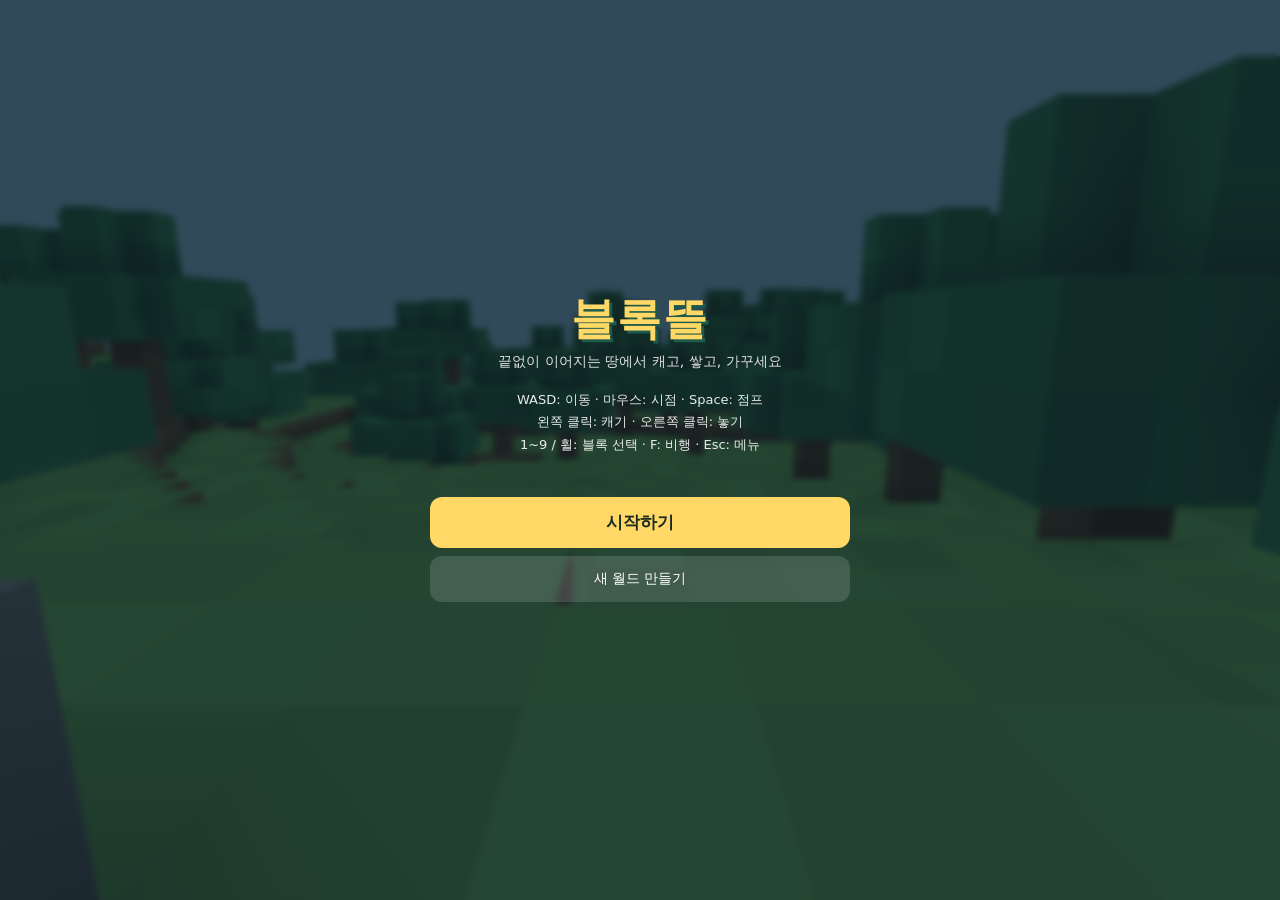
<file: blocks/index.html>
<!DOCTYPE html>
<html lang="ko">
<head>
<meta charset="utf-8">
<meta name="viewport" content="width=device-width, initial-scale=1, maximum-scale=1, user-scalable=no, viewport-fit=cover">
<meta name="theme-color" content="#16323a">
<meta name="mobile-web-app-capable" content="yes">
<title>블록뜰</title>
<link rel="manifest" href="manifest.json">
<link rel="icon" href="icon-192.png">
<style>
  * { box-sizing: border-box; -webkit-tap-highlight-color: transparent; }
  html, body { margin: 0; height: 100%; overflow: hidden; background: #16323a; overscroll-behavior: none;
    touch-action: none; user-select: none; -webkit-user-select: none; font-family: system-ui, "Noto Sans KR", sans-serif; color: #fff; }
  #c { position: fixed; inset: 0; width: 100%; height: 100%; display: block; touch-action: none; }
  #hud { position: fixed; inset: 0; pointer-events: none; }
  #hud > * { pointer-events: auto; }
  #cross { position: absolute; left: 50%; top: 50%; width: 18px; height: 18px; margin: -9px; pointer-events: none !important;
    background: linear-gradient(#fff, #fff) center/2px 100% no-repeat, linear-gradient(#fff, #fff) center/100% 2px no-repeat;
    mix-blend-mode: difference; opacity: .85; }
  .touch #cross { display: none; }
  #hotbar { position: absolute; left: 50%; bottom: calc(8px + env(safe-area-inset-bottom)); transform: translateX(-50%);
    display: flex; gap: 4px; max-width: calc(100vw - 16px); overflow-x: auto; padding: 5px; border-radius: 12px;
    background: rgba(12, 24, 30, .55); scrollbar-width: none; }
  #hotbar::-webkit-scrollbar { display: none; }
  .slot { flex: 0 0 auto; width: 46px; height: 52px; padding: 4px 0 0; border: 2px solid transparent; border-radius: 9px;
    background: rgba(255, 255, 255, .08); color: #fff; font: inherit; display: flex; flex-direction: column; align-items: center; gap: 2px; }
  .slot i { width: 26px; height: 26px; border-radius: 5px; box-shadow: inset -3px -4px 0 rgba(0, 0, 0, .22), inset 2px 2px 0 rgba(255, 255, 255, .25); }
  .slot span { font-size: 10px; line-height: 1; white-space: nowrap; }
  .slot.on { border-color: #ffd866; background: rgba(255, 216, 102, .22); }
  .btn { position: absolute; width: 62px; height: 62px; border-radius: 50%; border: 2px solid rgba(255, 255, 255, .5);
    background: rgba(12, 24, 30, .45); color: #fff; font-size: 26px; display: none; align-items: center; justify-content: center; padding: 0; }
  .btn.down, .btn.on { background: rgba(255, 216, 102, .45); border-color: #ffd866; }
  .touch .btn { display: flex; }
  #jump { right: calc(22px + env(safe-area-inset-right)); bottom: calc(92px + env(safe-area-inset-bottom)); }
  #down { right: calc(96px + env(safe-area-inset-right)); bottom: calc(92px + env(safe-area-inset-bottom)); }
  #fly { right: calc(22px + env(safe-area-inset-right)); bottom: calc(166px + env(safe-area-inset-bottom)); width: 50px; height: 50px; font-size: 20px; }
  #menu { display: flex; left: calc(10px + env(safe-area-inset-left)); top: calc(10px + env(safe-area-inset-top)); width: 44px; height: 44px; font-size: 20px; border-radius: 12px; }
  #stick { position: absolute; left: calc(22px + env(safe-area-inset-left)); bottom: calc(86px + env(safe-area-inset-bottom));
    width: 132px; height: 132px; border-radius: 50%; border: 2px solid rgba(255, 255, 255, .4); background: rgba(12, 24, 30, .35); display: none; }
  .touch #stick { display: block; }
  #knob { position: absolute; left: 50%; top: 50%; width: 54px; height: 54px; margin: -27px; border-radius: 50%; background: rgba(255, 255, 255, .6); pointer-events: none; }
  #overlay { position: fixed; inset: 0; display: flex; align-items: center; justify-content: center; padding: 16px;
    background: rgba(10, 26, 32, .72); backdrop-filter: blur(3px); }
  #panel { width: min(420px, 100%); text-align: center; }
  h1 { margin: 0 0 4px; font-size: 44px; letter-spacing: 2px; color: #ffd866; text-shadow: 3px 3px 0 #1d5a4c; }
  #sub { margin: 0 0 18px; opacity: .85; font-size: 14px; }
  #help { margin: 0 0 20px; font-size: 13px; line-height: 1.7; opacity: .9; }
  #msg { color: #ff9c8a; font-size: 13px; min-height: 1em; margin: 0 0 8px; }
  #panel button { display: block; width: 100%; margin: 8px 0; padding: 14px; border: 0; border-radius: 12px; font: inherit; font-size: 17px; font-weight: 700; }
  #start { background: #ffd866; color: #1c2b22; }
  #start:disabled { opacity: .4; }
  #reset { background: rgba(255, 255, 255, .14); color: #fff; font-weight: 500 !important; font-size: 14px !important; }
</style>
</head>
<body>
<canvas id="c"></canvas>
<div id="hud">
  <div id="cross"></div>
  <button id="menu" class="btn" aria-label="메뉴">☰</button>
  <div id="stick"><div id="knob"></div></div>
  <button id="fly" class="btn" aria-label="비행 모드">✈</button>
  <button id="down" class="btn" aria-label="내려가기">⤓</button>
  <button id="jump" class="btn" aria-label="점프">⤒</button>
  <div id="hotbar"></div>
</div>
<div id="overlay">
  <div id="panel">
    <h1>블록뜰</h1>
    <p id="sub">끝없이 이어지는 땅에서 캐고, 쌓고, 가꾸세요</p>
    <p id="help"></p>
    <p id="msg"></p>
    <button id="start">시작하기</button>
    <button id="reset">새 월드 만들기</button>
  </div>
</div>
<script src="game.js"></script>
</body>
</html>
</file>
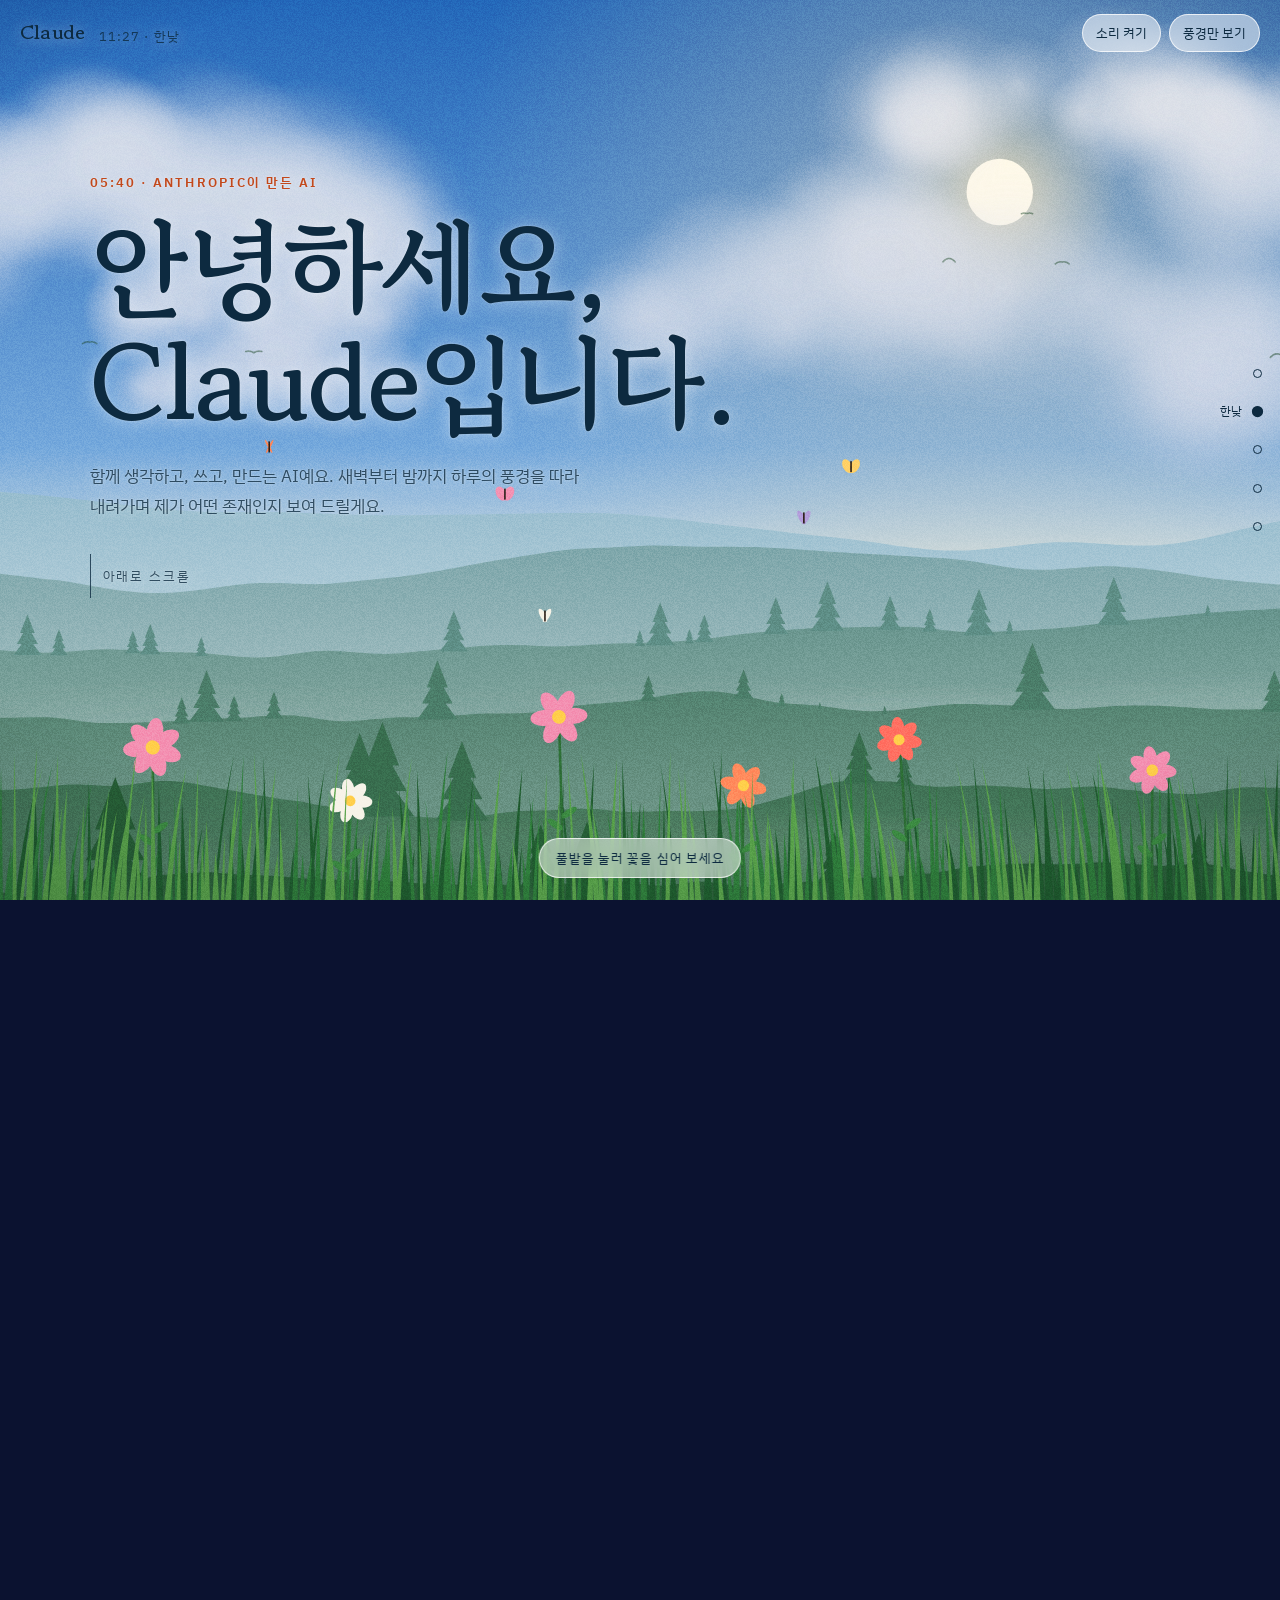
<file: claude/index.html>
<!DOCTYPE html>
<html lang="ko">
<head>
<meta charset="UTF-8">
<meta name="viewport" content="width=device-width, initial-scale=1.0, viewport-fit=cover">
<!--PAGE-->
<title>Claude의 하루</title>
<meta name="claude:viewport-fit-sides" content="cover">
<meta name="description" content="새벽부터 밤까지, 코드로 그린 풍경을 따라 걸으며 만나는 Claude 소개.">
<link rel="canonical" href="https://yangjaehoo10-boop.github.io/plant-growth-app/claude/">
<meta property="og:type" content="website">
<meta property="og:locale" content="ko_KR">
<meta property="og:title" content="Claude의 하루">
<meta property="og:description" content="새벽부터 밤까지, 코드로 그린 풍경을 따라 걸으며 만나는 Claude 소개.">
<meta property="og:url" content="https://yangjaehoo10-boop.github.io/plant-growth-app/claude/">
<meta name="twitter:card" content="summary">
<link rel="icon" href="data:image/svg+xml,<svg xmlns=%22http://www.w3.org/2000/svg%22 viewBox=%220 0 100 100%22><circle cx=%2250%22 cy=%2250%22 r=%2250%22 fill=%22%23131a42%22/><path d=%22M0 78 L28 50 L46 66 L66 40 L100 74 V100 H0Z%22 fill=%22%23f8b78c%22/><circle cx=%2264%22 cy=%2232%22 r=%229%22 fill=%22%23fff1d2%22/></svg>">
<link rel="preconnect" href="https://fonts.googleapis.com">
<link rel="preconnect" href="https://fonts.gstatic.com" crossorigin>
<link rel="stylesheet" href="https://fonts.googleapis.com/css2?family=Gowun+Batang:wght@400;700&family=IBM+Plex+Sans+KR:wght@400;500;600&display=swap">
<style>
/* Layout: one fixed painted world behind the page; scrolling moves the clock from dawn to night,
   and short text panels drift over the sky while the lower third stays free for play. */
:root {
  color-scheme: dark;
  --night: #0b1230;          /* ground behind the canvas */
  --ink: #fdf8ef;            /* text on dusk and night skies */
  --ink-soft: rgba(253, 248, 239, .78);
  --ink-shadow: rgba(8, 10, 30, .55);
  --glass: rgba(14, 18, 44, .42);
  --glass-line: rgba(255, 255, 255, .2);
  --ember: #ff9a62;          /* sunrise accent */
  --focus: #ffd9a0;
  --display: "Gowun Batang", "Nanum Myeongjo", "Apple SD Gothic Neo", Georgia, serif;
  --body: "IBM Plex Sans KR", "Apple SD Gothic Neo", "Malgun Gothic", system-ui, sans-serif;
  --gutter-l: max(20px, env(safe-area-inset-left, 0px));
  --gutter-r: max(20px, env(safe-area-inset-right, 0px));
}
body[data-tone="day"] {
  --ink: #0d2a40;
  --ink-soft: rgba(13, 42, 64, .8);
  --ink-shadow: rgba(255, 255, 255, .5);
  --glass: rgba(255, 255, 255, .5);
  --glass-line: rgba(255, 255, 255, .75);
  --ember: #c2481b;
  --focus: #0d2a40;
}
* { box-sizing: border-box; }
html { scroll-behavior: auto; }
body {
  margin: 0;
  background: var(--night);
  color: var(--ink);
  font-family: var(--body);
  font-size: 16px;
  line-height: 1.7;
  -webkit-font-smoothing: antialiased;
  overflow-x: hidden;
  word-break: keep-all;
  overflow-wrap: break-word;
  transition: color .6s;
}
#track { height: 1140vh; }
#world, .grain { position: fixed; inset: 0; width: 100%; height: 100%; }
#world { display: block; touch-action: pan-y; }
.grain { pointer-events: none; mix-blend-mode: overlay; opacity: .09; background-size: 180px 180px; }
.vignette { position: fixed; inset: 0; pointer-events: none;
  background: radial-gradient(120% 90% at 50% 45%, transparent 55%, rgba(5, 6, 20, .38) 100%); }

button { font: inherit; color: inherit; background: none; border: 0; cursor: pointer; }
a { color: inherit; }
:focus-visible { outline: 2px solid var(--focus); outline-offset: 3px; border-radius: 6px; }

/* top bar */
.top {
  position: fixed; inset: 0 0 auto 0; z-index: 5;
  display: flex; align-items: center; justify-content: space-between; gap: 12px;
  padding: calc(14px + env(safe-area-inset-top, 0px)) var(--gutter-r) 10px var(--gutter-l);
  text-shadow: 0 1px 14px var(--ink-shadow);
}
.brand { display: flex; align-items: baseline; gap: 14px; min-width: 0; }
.brand b { font-family: var(--display); font-size: 20px; letter-spacing: .01em; }
.clock { font-size: 13px; letter-spacing: .08em; color: var(--ink-soft); font-variant-numeric: tabular-nums; white-space: nowrap; }
.tools { display: flex; gap: 8px; }
.tool {
  font-size: 13px; padding: 7px 13px; border-radius: 999px;
  border: 1px solid var(--glass-line); background: var(--glass);
  -webkit-backdrop-filter: blur(10px); backdrop-filter: blur(10px);
  white-space: nowrap; transition: background .3s, border-color .3s;
}
.tool[aria-pressed="true"] { background: var(--ink); color: var(--night); border-color: var(--ink); }
body[data-tone="day"] .tool[aria-pressed="true"] { color: #fff; }

/* chapter dots */
.dots {
  position: fixed; z-index: 5; top: 50%; right: max(14px, env(safe-area-inset-right, 0px));
  transform: translateY(-50%); display: flex; flex-direction: column; gap: 6px; align-items: flex-end;
}
.dot { display: flex; align-items: center; gap: 10px; padding: 6px 4px; font-size: 12px; letter-spacing: .06em; text-shadow: 0 1px 10px var(--ink-shadow); }
.dot span { opacity: 0; transform: translateX(6px); transition: opacity .3s, transform .3s; }
.dot i { width: 9px; height: 9px; border-radius: 50%; border: 1.5px solid var(--ink); transition: background .3s, transform .3s; }
.dot:hover span, .dot:focus-visible span, .dot.on span { opacity: 1; transform: none; }
.dot.on i { background: var(--ink); transform: scale(1.25); }

/* panels */
.panel {
  position: fixed; z-index: 3; inset: 0;
  padding: calc(92px + env(safe-area-inset-top, 0px)) var(--gutter-r) 90px var(--gutter-l);
  display: flex; pointer-events: none;
  opacity: 0; visibility: hidden; will-change: opacity, transform;
  text-shadow: 0 1px 18px var(--ink-shadow), 0 0 2px var(--ink-shadow);
}
.panel.first { opacity: 1; visibility: visible; }
.panel > .in { pointer-events: auto; min-width: 0; }
body.bare .panel, body.bare .dots { opacity: 0 !important; visibility: hidden !important; }
.eyebrow { font-size: 13px; letter-spacing: .16em; color: var(--ember); font-weight: 600; margin: 0 0 14px; font-variant-numeric: tabular-nums; }
h1, h2 { font-family: var(--display); font-weight: 700; margin: 0; text-wrap: balance; letter-spacing: -.01em; }
h1 { font-size: clamp(46px, 8.4vw, 118px); line-height: 1.08; }
h2 { font-size: clamp(30px, 4.2vw, 54px); line-height: 1.2; }
.lead { font-size: clamp(16px, 1.35vw, 19px); color: var(--ink-soft); max-width: 31em; margin: 22px 0 0; }

.p-hero { align-items: flex-start; padding-left: max(var(--gutter-l), 7vw); padding-top: 19vh; }
.cue { margin-top: 34px; display: inline-flex; align-items: center; gap: 12px; font-size: 13px; letter-spacing: .14em; color: var(--ink-soft); }
.cue::before { content: ""; width: 1px; height: 44px; background: currentColor; transform-origin: top; animation: drip 2.4s ease-in-out infinite; }
@keyframes drip { 0% { transform: scaleY(0); } 55% { transform: scaleY(1); opacity: 1; } 100% { transform: scaleY(1); opacity: 0; } }

.p-do { align-items: flex-start; padding-left: max(var(--gutter-l), 7vw); }
.does { list-style: none; padding: 0; margin: 30px 0 0; display: grid; grid-template-columns: repeat(2, minmax(0, 1fr)); gap: 20px 34px; max-width: 600px; }
.does li { border-top: 1px solid var(--ink); padding-top: 10px; }
.does b, .vals b { display: block; font-family: var(--display); font-size: 21px; }
.does span, .vals span { display: block; font-size: 14.5px; color: var(--ink-soft); line-height: 1.6; }

.p-chat { align-items: flex-start; justify-content: flex-end; padding-right: max(var(--gutter-r), 9vw); }
.chat {
  width: min(460px, 100%); border-radius: 22px; padding: 22px;
  background: var(--glass); border: 1px solid var(--glass-line);
  -webkit-backdrop-filter: blur(18px) saturate(1.2); backdrop-filter: blur(18px) saturate(1.2);
  text-shadow: none; box-shadow: 0 24px 60px -30px rgba(10, 30, 50, .5);
}
.chat h2 { font-size: 26px; }
.chat .note { font-size: 12.5px; color: var(--ink-soft); margin: 6px 0 0; }
.log { min-height: 168px; margin: 16px 0; display: flex; flex-direction: column; gap: 10px; justify-content: flex-end; }
.msg { max-width: 92%; padding: 10px 14px; border-radius: 16px; font-size: 15px; line-height: 1.65; white-space: pre-line; }
.msg.me { align-self: flex-end; background: var(--ink); color: #fff; border-bottom-right-radius: 5px; }
body:not([data-tone="day"]) .msg.me { color: var(--night); }
.msg.ai { align-self: flex-start; background: rgba(255, 255, 255, .5); border-bottom-left-radius: 5px; }
body:not([data-tone="day"]) .msg.ai { background: rgba(255, 255, 255, .12); }
.msg.ai.typing::after { content: ""; display: inline-block; width: 7px; height: 1em; margin-left: 2px; vertical-align: -2px; background: var(--ember); animation: blink 1s steps(2) infinite; }
@keyframes blink { 50% { opacity: 0; } }
.chips { display: flex; flex-wrap: wrap; gap: 8px; }
.chip { font-size: 14px; padding: 7px 14px; border-radius: 999px; border: 1px solid var(--ink); transition: background .25s, color .25s; }
.chip:hover:not(:disabled) { background: var(--ink); color: #fff; }
body:not([data-tone="day"]) .chip:hover:not(:disabled) { color: var(--night); }
.chip:disabled { opacity: .45; cursor: default; }

.p-vals { align-items: flex-start; justify-content: center; text-align: center; }
.p-vals .lead { margin-inline: auto; }
.vals { list-style: none; padding: 0; margin: 30px auto 0; display: grid; grid-template-columns: repeat(4, minmax(0, 1fr)); gap: 22px 30px; max-width: 980px; }
.vals li { border-top: 1px solid var(--glass-line); padding-top: 12px; }

.p-night { align-items: flex-end; padding-left: max(var(--gutter-l), 6vw); padding-bottom: 92px; }
.p-night .in { max-width: 400px; }
.p-night h2 { font-size: clamp(26px, 3vw, 38px); }
.p-night .lead { font-size: 15px; margin-top: 12px; }
.found { list-style: none; padding: 0; margin: 14px 0 0; font-size: 14px; display: grid; gap: 3px; }
.found li { color: var(--ink-soft); opacity: .5; }
.found li.got { opacity: 1; color: var(--ink); }
.found li b { font-family: var(--display); margin-right: 8px; color: var(--ember); }
.count { font-size: 13px; letter-spacing: .14em; margin-top: 12px; color: var(--ember); font-variant-numeric: tabular-nums; }

.p-end { align-items: flex-start; padding-left: max(var(--gutter-l), 7vw); padding-top: 17vh; }
.ways { display: flex; flex-wrap: wrap; gap: 12px; margin: 28px 0 0; padding: 0; list-style: none; }
.ways a {
  display: block; text-decoration: none; padding: 13px 20px; border-radius: 16px;
  border: 1px solid var(--glass-line); background: var(--glass);
  -webkit-backdrop-filter: blur(12px); backdrop-filter: blur(12px);
  transition: transform .25s, background .25s; text-shadow: none;
}
.ways a:hover { transform: translateY(-3px); background: rgba(255, 255, 255, .2); }
.ways b { display: block; font-family: var(--display); font-size: 19px; }
.ways span { font-size: 13px; color: var(--ink-soft); }
.fine { font-size: 12.5px; color: var(--ink-soft); margin: 26px 0 0; max-width: 34em; }
.again { margin-top: 14px; font-size: 14px; text-decoration: underline; text-underline-offset: 4px; padding: 4px 0; }

.hint {
  position: fixed; z-index: 4; left: 50%; bottom: calc(22px + env(safe-area-inset-bottom, 0px));
  transform: translateX(-50%); width: max-content; max-width: calc(100% - 40px); text-align: center;
  font-size: 13px; letter-spacing: .06em; padding: 8px 16px; border-radius: 999px;
  background: var(--glass); border: 1px solid var(--glass-line);
  -webkit-backdrop-filter: blur(10px); backdrop-filter: blur(10px);
  pointer-events: none; opacity: 0; transition: opacity .6s;
}
.hint.show { opacity: 1; }

@media (max-width: 760px) {
  .panel { padding-top: calc(78px + env(safe-area-inset-top, 0px)); padding-bottom: 76px; }
  .p-hero, .p-end { padding-top: 15vh; }
  .p-hero, .p-do, .p-end, .p-night { padding-left: var(--gutter-l); }
  .p-chat { padding-right: var(--gutter-r); justify-content: center; }
  .dots { display: none; }
  .tool .long { display: none; }
  .does { gap: 14px 18px; margin-top: 20px; }
  .does b, .vals b { font-size: 18px; }
  .does span, .vals span { font-size: 13.5px; }
  .vals { grid-template-columns: repeat(2, minmax(0, 1fr)); gap: 14px 18px; margin-top: 20px; }
  .p-vals { text-align: left; justify-content: flex-start; }
  .lead { margin-top: 14px; }
  .chat { padding: 16px; }
  .log { min-height: 150px; }
  .p-night { padding-bottom: 78px; }
  .found li:not(.latest) { display: none; }
}
@media (prefers-reduced-motion: reduce) {
  .cue::before { animation: none; }
}
</style>

<canvas id="world" aria-hidden="true"></canvas>
<div class="grain" id="grain"></div>
<div class="vignette"></div>

<header class="top">
  <div class="brand"><b>Claude</b><span class="clock" id="clock">05:40 · 새벽</span></div>
  <div class="tools">
    <button class="tool" id="btnSound" type="button" aria-pressed="false">소리<span class="long"> 켜기</span></button>
    <button class="tool" id="btnBare" type="button" aria-pressed="false">풍경만<span class="long"> 보기</span></button>
  </div>
</header>

<nav class="dots" aria-label="하루의 장면">
  <button class="dot on" type="button" data-u="0"><span>새벽</span><i></i></button>
  <button class="dot" type="button" data-u="2.25"><span>한낮</span><i></i></button>
  <button class="dot" type="button" data-u="5.35"><span>노을</span><i></i></button>
  <button class="dot" type="button" data-u="7.55"><span>밤</span><i></i></button>
  <button class="dot" type="button" data-u="10.4"><span>다시 새벽</span><i></i></button>
</nav>

<main>
  <section class="panel p-hero first" data-a="-2" data-b="-1" data-c="0.45" data-d="0.85">
    <div class="in">
      <p class="eyebrow">05:40 · ANTHROPIC이 만든 AI</p>
      <h1>안녕하세요,<br>Claude입니다.</h1>
      <p class="lead">함께 생각하고, 쓰고, 만드는 AI예요. 새벽부터 밤까지 하루의 풍경을 따라 내려가며 제가 어떤 존재인지 보여 드릴게요.</p>
      <div class="cue">아래로 스크롤</div>
    </div>
  </section>

  <section class="panel p-do" data-a="1.85" data-b="2.15" data-c="2.8" data-d="3.05">
    <div class="in">
      <p class="eyebrow">12:30 · 한낮의 초원</p>
      <h2>낮에는 함께<br>일을 합니다</h2>
      <ul class="does">
        <li><b>쓰기</b><span>초안을 잡고, 문장을 다듬고, 긴 글을 요약합니다.</span></li>
        <li><b>코딩</b><span>코드를 읽고, 버그를 찾고, 처음부터 만듭니다.</span></li>
        <li><b>분석</b><span>문서와 표, 이미지를 읽고 핵심을 정리합니다.</span></li>
        <li><b>배움</b><span>어려운 개념을 눈높이에 맞춰 풀어 설명합니다.</span></li>
      </ul>
    </div>
  </section>

  <section class="panel p-chat" data-a="3.05" data-b="3.3" data-c="3.85" data-d="4.1">
    <div class="in chat">
      <h2>말을 걸어 보세요</h2>
      <p class="note">예시로 미리 써 둔 답변이에요. 진짜 대화는 claude.ai에서 할 수 있어요.</p>
      <div class="log" id="log" aria-live="polite">
        <div class="msg ai">무엇이든 물어보세요. 아래 질문 중 하나를 골라 주세요.</div>
      </div>
      <div class="chips" id="chips">
        <button class="chip" type="button" data-q="0">넌 누구야?</button>
        <button class="chip" type="button" data-q="1">뭘 잘해?</button>
        <button class="chip" type="button" data-q="2">틀릴 때도 있어?</button>
        <button class="chip" type="button" data-q="3">시 한 줄 써 줘</button>
      </div>
    </div>
  </section>

  <section class="panel p-vals" data-a="5.0" data-b="5.3" data-c="6.0" data-d="6.3">
    <div class="in">
      <p class="eyebrow">18:50 · 노을 진 호수</p>
      <h2>어떤 마음으로 일하느냐도<br>중요합니다</h2>
      <ul class="vals">
        <li><b>정직하게</b><span>모르는 것은 모른다고 말합니다.</span></li>
        <li><b>신중하게</b><span>해가 될 수 있는 일 앞에서는 멈춰 생각합니다.</span></li>
        <li><b>호기심으로</b><span>어떤 주제든 진심으로 궁금해하며 듣습니다.</span></li>
        <li><b>당신 편에서</b><span>듣기 좋은 말보다 도움이 되는 말을 고릅니다.</span></li>
      </ul>
    </div>
  </section>

  <section class="panel p-night" data-a="7.2" data-b="7.5" data-c="8.7" data-d="8.95">
    <div class="in">
      <p class="eyebrow">23:40 · 별이 뜬 밤</p>
      <h2>흩어진 점을 이으면 이야기가 됩니다</h2>
      <p class="lead">저도 그렇게 일해요. 흩어진 정보를 이어 뜻을 만듭니다. 밤하늘에 숨은 별자리 다섯 개를 찾아보세요.</p>
      <ul class="found" id="found"></ul>
      <div class="count" id="count">별자리 0 / 5</div>
    </div>
  </section>

  <section class="panel p-end" data-a="9.5" data-b="9.85" data-c="99" data-d="100">
    <div class="in">
      <p class="eyebrow">05:40 · 다시, 새벽</p>
      <h2>내일도 여기 있을게요</h2>
      <p class="lead">저는 틀릴 수 있고, 사람을 대신할 수도 없어요. 다만 당신이 하려는 일을 조금 더 멀리, 조금 더 가볍게 가도록 도울 수 있습니다.</p>
      <ul class="ways">
        <li><a href="https://claude.ai" target="_blank" rel="noopener"><b>Claude 앱</b><span>웹 · 데스크톱 · 모바일에서 대화</span></a></li>
        <li><a href="https://claude.com/claude-code" target="_blank" rel="noopener"><b>Claude Code</b><span>터미널과 에디터에서 함께 코딩</span></a></li>
        <li><a href="https://platform.claude.com" target="_blank" rel="noopener"><b>API</b><span>내 서비스에 Claude 연결하기</span></a></li>
      </ul>
      <p class="fine">이 페이지의 풍경은 이미지 한 장 없이 전부 코드로 그렸습니다. Claude가 직접 만든 소개 페이지이며, Anthropic 공식 사이트는 아닙니다.</p>
      <button class="again" id="again" type="button">처음 새벽으로 돌아가기</button>
    </div>
  </section>
</main>

<div class="hint" id="hint"></div>
<div id="track"></div>

<script>
(() => {
'use strict';
const cv = document.getElementById('world'), ctx = cv.getContext('2d');
const reduce = matchMedia('(prefers-reduced-motion: reduce)').matches;
const TOTAL = 10.4;
const KF = [[1.2, 2.0], [4.3, 5.1], [6.5, 7.3], [8.8, 9.6]];

/* ---------- helpers ---------- */
const lerp = (a, b, t) => a + (b - a) * t;
const clamp = (v, a = 0, b = 1) => v < a ? a : v > b ? b : v;
const smooth = (a, b, v) => { const t = clamp((v - a) / (b - a)); return t * t * (3 - 2 * t); };
const hash = n => { const s = Math.sin(n * 127.1 + 311.7) * 43758.5453; return s - Math.floor(s); };
const noise = x => { const i = Math.floor(x), f = x - i, u = f * f * (3 - 2 * f); return lerp(hash(i), hash(i + 1), u); };
const fbm = x => noise(x) * .5 + noise(x * 2.03 + 11.3) * .27 + noise(x * 4.1 + 5.7) * .15 + noise(x * 8.3 + 2.1) * .08;
const hex = h => [parseInt(h.slice(1, 3), 16), parseInt(h.slice(3, 5), 16), parseInt(h.slice(5, 7), 16)];
const mix = (a, b, t) => [lerp(a[0], b[0], t), lerp(a[1], b[1], t), lerp(a[2], b[2], t)];
const rgb = (c, a = 1) => `rgba(${c[0] | 0},${c[1] | 0},${c[2] | 0},${a})`;
const rnd = (a = 1, b) => b === undefined ? Math.random() * a : a + Math.random() * (b - a);

/* ---------- scenes ---------- */
const RAW = [
  { name: '새벽', clock: 340, top: '#131a42', mid: '#5a4a84', bot: '#f8b78c', midPos: .48, far: '#8d86b3', near: '#141935',
    mist: '#f6c6aa', mistA: .6, sun: [.64, .565], sunC: '#fff1d2', glow: '#ff9c68', sunR: .042, moon: 0, stars: .3, cloud: .3,
    cloudA: '#ffd3ba', cloudB: '#a67fa6', base: [.64, .70, .77, .85, .93, 1.03], amp: [.30, .27, .22, .18, .15, .13],
    sharp: .85, forest: .55, water: 0, grass: 0, night: 0, fog: .9, birds: 1 },
  { name: '한낮', clock: 750, top: '#2676cf', mid: '#79b9ec', bot: '#e6f4f0', midPos: .5, far: '#8fc0cf', near: '#2a6a35',
    mist: '#eaf8ff', mistA: .35, sun: [.8, .15], sunC: '#fffcee', glow: '#fff3bf', sunR: .036, moon: 0, stars: 0, cloud: .95,
    cloudA: '#ffffff', cloudB: '#c5d9ee', base: [.66, .71, .77, .84, .92, 1.02], amp: [.13, .12, .11, .10, .09, .08],
    sharp: 0, forest: .2, water: 0, grass: 1, night: 0, fog: 0, birds: .5 },
  { name: '노을', clock: 1130, top: '#221a4c', mid: '#c0527a', bot: '#ffc56c', midPos: .58, far: '#9a5880', near: '#21132e',
    mist: '#ff9f78', mistA: .5, sun: [.5, .58], sunC: '#fff1c4', glow: '#ff7a3c', sunR: .052, moon: 0, stars: .12, cloud: .5,
    cloudA: '#ffb48c', cloudB: '#86477a', base: [.612, .617, .622, .628, .633, 1.1], amp: [.21, .16, .11, .065, .03, .1],
    sharp: .55, forest: .4, water: 1, grass: 0, night: 0, fog: .25, birds: .6 },
  { name: '밤', clock: 1420, top: '#030716', mid: '#0a1737', bot: '#1f3b68', midPos: .55, far: '#1a3058', near: '#03060f',
    mist: '#2f548a', mistA: .45, sun: [.3, 1.2], sunC: '#fff1d2', glow: '#ff9c68', sunR: .04, moon: 1, stars: 1, cloud: .07,
    cloudA: '#5a76a8', cloudB: '#17264a', base: [.68, .74, .80, .86, .93, 1.03], amp: [.20, .20, .18, .15, .13, .12],
    sharp: .6, forest: .75, water: 0, grass: 0, night: 1, fog: .3, birds: 0 },
  { name: '새벽', clock: 1780, top: '#1c2960', mid: '#b47393', bot: '#ffdcaa', midPos: .46, far: '#a595c0', near: '#1a2046',
    mist: '#ffd3ba', mistA: .65, sun: [.44, .5], sunC: '#fff6de', glow: '#ffab78', sunR: .046, moon: 0, stars: .08, cloud: .55,
    cloudA: '#ffe0c4', cloudB: '#c08aa4', base: [.63, .69, .76, .84, .92, 1.03], amp: [.27, .25, .21, .17, .14, .12],
    sharp: .8, forest: .5, water: 0, grass: 0, night: 0, fog: 1, birds: 1 }
];
const COLORS = ['top', 'mid', 'bot', 'far', 'near', 'mist', 'sunC', 'glow', 'cloudA', 'cloudB'];
const NUMS = ['clock', 'midPos', 'mistA', 'sunR', 'moon', 'stars', 'cloud', 'sharp', 'forest', 'water', 'grass', 'night', 'fog', 'birds'];
const S = RAW.map(r => { const o = { ...r }; COLORS.forEach(k => o[k] = hex(r[k])); return o; });
const P = {};
function blend(s) {
  const i = Math.min(S.length - 2, Math.floor(s)), t = clamp(s - i), A = S[i], B = S[i + 1];
  COLORS.forEach(k => P[k] = mix(A[k], B[k], t));
  NUMS.forEach(k => P[k] = lerp(A[k], B[k], t));
  P.sun = [lerp(A.sun[0], B.sun[0], t), lerp(A.sun[1], B.sun[1], t)];
  P.base = A.base.map((v, k) => lerp(v, B.base[k], t));
  P.amp = A.amp.map((v, k) => lerp(v, B.amp[k], t));
}

/* ---------- state ---------- */
let W = 0, H = 0, DPR = 1, T = 0, last = performance.now();
let u = 0, sT = 0, sE = 0, wx = 0;
const ptr = { x: .5, y: .5, sx: .5, sy: .5, px: -999, py: -999, on: false };
const FREQ = [1.0, 1.25, 1.5, 1.8, 2.1, 2.4], SPEED = [.1, .18, .3, .46, .68, 1];
const WATER_Y = .636;

/* ---------- prerendered pieces ---------- */
let starCv, cloudCv, cloudCtx, puffs = [], auroraCv, tw = [];
function makePuff(seed) {
  const c = document.createElement('canvas'); c.width = 512; c.height = 220;
  const g = c.getContext('2d');
  for (let i = 0; i < 22; i++) {
    const x = 70 + hash(seed + i) * 372, r = 34 + hash(seed + i * 3.3) * 58;
    const y = 150 - hash(seed + i * 7.7) * 60 * Math.sin((x - 70) / 372 * Math.PI) - r * .15;
    const gr = g.createRadialGradient(x, y, 0, x, y, r);
    gr.addColorStop(0, 'rgba(255,255,255,.55)'); gr.addColorStop(.6, 'rgba(255,255,255,.22)'); gr.addColorStop(1, 'rgba(255,255,255,0)');
    g.fillStyle = gr; g.beginPath(); g.arc(x, y, r, 0, 7); g.fill();
  }
  return c;
}
function buildStatic() {
  starCv = document.createElement('canvas'); starCv.width = Math.round(W * DPR); starCv.height = Math.round(H * .8 * DPR);
  const g = starCv.getContext('2d'); g.scale(DPR, DPR);
  // milky way
  g.save(); g.translate(W * .55, H * .3); g.rotate(-.5);
  for (let i = 0; i < 26; i++) {
    const x = (hash(i * 3.1) - .5) * W * 1.2, y = (hash(i * 5.3) - .5) * H * .12, r = H * (.08 + hash(i * 9.1) * .12);
    const gr = g.createRadialGradient(x, y, 0, x, y, r);
    gr.addColorStop(0, 'rgba(150,170,255,.07)'); gr.addColorStop(1, 'rgba(150,170,255,0)');
    g.fillStyle = gr; g.fillRect(x - r, y - r, r * 2, r * 2);
  }
  for (let i = 0; i < 700; i++) {
    const x = (Math.random() - .5) * W * 1.3, y = (Math.random() + Math.random() - 1) * H * .09;
    g.fillStyle = `rgba(235,240,255,${rnd(.15, .6)})`; g.fillRect(x, y, rnd(.5, 1.3), rnd(.5, 1.3));
  }
  g.restore();
  const n = Math.round(W * H / 1900);
  for (let i = 0; i < n; i++) {
    const x = Math.random() * W, y = Math.pow(Math.random(), 1.3) * H * .8, r = Math.random() < .08 ? rnd(1, 1.6) : rnd(.4, 1);
    g.fillStyle = `rgba(${rnd(220, 255) | 0},${rnd(225, 250) | 0},255,${rnd(.35, .95)})`;
    g.beginPath(); g.arc(x, y, r, 0, 7); g.fill();
  }
  tw = []; for (let i = 0; i < 46; i++) tw.push({ x: Math.random(), y: Math.random() * .6, r: rnd(1, 1.9), p: rnd(7), s: rnd(.8, 2.2) });
  cloudCv = document.createElement('canvas'); cloudCv.width = Math.ceil(W / 2); cloudCv.height = Math.ceil(H * .72 / 2);
  cloudCtx = cloudCv.getContext('2d');
}
function buildOnce() {
  puffs = [makePuff(1), makePuff(40), makePuff(90)];
  auroraCv = document.createElement('canvas'); auroraCv.width = 1; auroraCv.height = 128;
  const g = auroraCv.getContext('2d'), gr = g.createLinearGradient(0, 0, 0, 128);
  gr.addColorStop(0, 'rgba(150,110,255,0)'); gr.addColorStop(.25, 'rgba(130,140,255,.35)');
  gr.addColorStop(.6, 'rgba(90,255,190,.75)'); gr.addColorStop(.85, 'rgba(120,255,170,.3)'); gr.addColorStop(1, 'rgba(120,255,170,0)');
  g.fillStyle = gr; g.fillRect(0, 0, 1, 128);
  const n = document.createElement('canvas'); n.width = n.height = 180;
  const ng = n.getContext('2d'), id = ng.createImageData(180, 180);
  for (let i = 0; i < id.data.length; i += 4) { const v = Math.random() * 255; id.data[i] = id.data[i + 1] = id.data[i + 2] = v; id.data[i + 3] = 255; }
  ng.putImageData(id, 0, 0);
  document.getElementById('grain').style.backgroundImage = `url(${n.toDataURL()})`;
}

/* ---------- actors ---------- */
const clouds = Array.from({ length: 8 }, (_, i) => ({ x: hash(i * 2.7) * 1.6, y: .06 + hash(i * 4.9) * .36, s: .5 + hash(i * 8.3) * .9, v: .004 + hash(i * 6.1) * .006, k: i % 3 }));
let blades = [], bladeW = 0;
function buildGrass() {
  if (Math.abs(bladeW - W) < 2) return; bladeW = W;
  const n = Math.min(560, Math.floor(W / 4.2)); blades = [];
  for (let i = 0; i < n; i++) blades.push({ x: (i + Math.random()) / n * W, h: rnd(.055, .2), w: rnd(1.6, 3.4), c: (Math.random() * 3) | 0, p: rnd(7), b: 0 });
}
const PETALS = ['#ff8a5c', '#ffd166', '#f7f3e8', '#f48fb1', '#b39ddb', '#ff6f61'];
const flowers = [];
function plant(xn, hn, t0) {
  flowers.push({ x: xn, h: hn, t0, c: PETALS[(Math.random() * PETALS.length) | 0], n: 5 + ((Math.random() * 3) | 0), p: rnd(7), b: 0, r: rnd(.85, 1.25) });
  if (flowers.length > 70) flowers.shift();
}
[[.12, .2], [.27, .13], [.44, .24], [.58, .15], [.71, .21], [.9, .17]].forEach(([x, h]) => plant(x, h, -10));
const birds = [], bursts = [];
for (let i = 0; i < 6; i++) birds.push({ x: rnd(1), y: rnd(.18, .42), v: rnd(.012, .022), p: rnd(7), s: rnd(5, 9) });
const flies = Array.from({ length: 5 }, (_, i) => ({ x: rnd(1), y: rnd(.55, .8), p: rnd(100), c: PETALS[i % PETALS.length] }));
const glow = Array.from({ length: 30 }, () => ({ x: rnd(1), y: rnd(.5, .95), p: rnd(100), s: rnd(.6, 1.4) }));
const ripples = [], shoots = [];
let lastRipple = 0, nextShoot = 4;

const CONS = [
  { name: '쓰다', desc: '초안을 쓰고, 문장을 다듬습니다.', at: [.15, .26], pt: [.22, .17], p: [[-1, 1], [-.45, .4], [.1, -.1], [.9, -.9], [.75, -.05]], e: [[0, 1], [1, 2], [2, 3], [3, 4], [4, 2]] },
  { name: '짓다', desc: '코드를 읽고, 고치고, 새로 만듭니다.', at: [.36, .17], pt: [.74, .15], p: [[-.35, -.8], [-1, 0], [-.35, .8], [.35, -.8], [1, 0], [.35, .8]], e: [[0, 1], [1, 2], [3, 4], [4, 5]] },
  { name: '읽다', desc: '자료와 이미지에서 의미를 찾아냅니다.', at: [.56, .33], pt: [.26, .33], p: [[-1, .7], [-.45, .1], [0, .45], [.5, -.4], [1, -.8]], e: [[0, 1], [1, 2], [2, 3], [3, 4]] },
  { name: '잇다', desc: '여러 언어를 오가며 뜻을 잇습니다.', at: [.75, .19], pt: [.75, .32], p: [[-1, .5], [-.5, -.2], [0, -.5], [.5, -.2], [1, .5]], e: [[0, 1], [1, 2], [2, 3], [3, 4], [0, 4]] },
  { name: '헤아리다', desc: '복잡한 문제를 차근차근 풀어 갑니다.', at: [.9, .4], pt: [.5, .45], p: [[0, 0], [0, -1], [.95, -.31], [.59, .81], [-.59, .81], [-.95, -.31]], e: [[0, 1], [0, 2], [0, 3], [0, 4], [0, 5]] }
];
CONS.forEach(c => { c.found = false; c.t0 = 0; });
const foundEl = document.getElementById('found'), countEl = document.getElementById('count');
CONS.forEach(c => { const li = document.createElement('li'); li.textContent = '· · ·'; foundEl.appendChild(li); c.li = li; });
const conPos = c => { const a = W < H * .85 ? c.pt : c.at; return [a[0] * W, a[1] * H, Math.min(W, H) * (W < H * .85 ? .095 : .085)]; };
function find(c) {
  if (c.found) return; c.found = true; c.t0 = T;
  foundEl.querySelectorAll('.latest').forEach(l => l.classList.remove('latest'));
  c.li.innerHTML = ''; const b = document.createElement('b'); b.textContent = c.name; c.li.append(b, c.desc); c.li.classList.add('got', 'latest');
  const n = CONS.filter(k => k.found).length;
  countEl.textContent = n === 5 ? '다섯 개를 모두 찾았어요' : `별자리 ${n} / 5`;
  chime(n + 1);
  if (n === 5) for (let i = 0; i < 6; i++) setTimeout(() => shoot(rnd(.1, .8) * W, rnd(.05, .3) * H), i * 260);
}
function shoot(x, y) { shoots.push({ x, y, vx: rnd(520, 760), vy: rnd(190, 320), t: 0 }); }

/* ---------- sound (off until asked) ---------- */
let ac = null, master = null, soundOn = false;
const NOTES = [392, 523.25, 587.33, 659.25, 783.99, 880, 1046.5];
function initSound() {
  ac = new (window.AudioContext || window.webkitAudioContext)();
  master = ac.createGain(); master.gain.value = 0; master.connect(ac.destination);
  const len = ac.sampleRate * 3, buf = ac.createBuffer(1, len, ac.sampleRate), d = buf.getChannelData(0);
  let b = 0; for (let i = 0; i < len; i++) { b = (b + .02 * (Math.random() * 2 - 1)) / 1.02; d[i] = b * 3.2; }
  const src = ac.createBufferSource(); src.buffer = buf; src.loop = true;
  const lp = ac.createBiquadFilter(); lp.type = 'lowpass'; lp.frequency.value = 480;
  const wg = ac.createGain(); wg.gain.value = .16;
  const lfo = ac.createOscillator(), lg = ac.createGain(); lfo.frequency.value = .11; lg.gain.value = .09;
  lfo.connect(lg); lg.connect(wg.gain); lfo.start();
  src.connect(lp); lp.connect(wg); wg.connect(master); src.start();
}
function chime(i) {
  if (!soundOn || !ac) return;
  const t = ac.currentTime, f = NOTES[((i | 0) % NOTES.length + NOTES.length) % NOTES.length];
  [1, 2.01].forEach((m, k) => {
    const o = ac.createOscillator(), g = ac.createGain();
    o.type = k ? 'triangle' : 'sine'; o.frequency.value = f * m;
    g.gain.setValueAtTime(0, t); g.gain.linearRampToValueAtTime(k ? .04 : .13, t + .015); g.gain.exponentialRampToValueAtTime(.0001, t + 1.8);
    o.connect(g); g.connect(master); o.start(t); o.stop(t + 1.9);
  });
}
const btnSound = document.getElementById('btnSound');
btnSound.addEventListener('click', () => {
  soundOn = !soundOn;
  try { if (!ac) initSound(); ac.resume(); master.gain.linearRampToValueAtTime(soundOn ? 1 : 0, ac.currentTime + .4); } catch (e) { soundOn = false; }
  btnSound.setAttribute('aria-pressed', soundOn);
  btnSound.firstChild.textContent = '소리';
  btnSound.querySelector('.long').textContent = soundOn ? ' 끄기' : ' 켜기';
  if (soundOn) chime(2);
});
const btnBare = document.getElementById('btnBare');
btnBare.addEventListener('click', () => {
  const on = document.body.classList.toggle('bare');
  btnBare.setAttribute('aria-pressed', on);
  btnBare.querySelector('.long').textContent = on ? ' 보는 중' : ' 보기';
});

/* ---------- drawing ---------- */
function ridgeY(L, x) {
  const xw = x / H * FREQ[L] + wx * SPEED[L] + L * 37.7;
  let n = fbm(xw);
  if (P.sharp > .01) { const r = 1 - Math.abs(2 * fbm(xw * .62 + 91.3) - 1); n = lerp(n, r * r * .85 + n * .3, P.sharp); }
  return (P.base[L] - P.amp[L] * n) * H - (ptr.sy - .5) * 10 * (L / 5);
}
function drawRidge(L) {
  const c = mix(P.far, P.near, Math.pow(L / 5, .85));
  const top = (P.base[L] - P.amp[L]) * H, bot = Math.min(H, P.base[L] * H + 30);
  const g = ctx.createLinearGradient(0, top, 0, bot);
  g.addColorStop(0, rgb(c)); g.addColorStop(1, rgb(mix(c, P.mist, P.mistA * (1 - L / 5.6))));
  ctx.fillStyle = g; ctx.beginPath(); ctx.moveTo(-10, H + 10);
  for (let x = -10; x <= W + 10; x += 5) ctx.lineTo(x, ridgeY(L, x));
  ctx.lineTo(W + 10, H + 10); ctx.closePath(); ctx.fill();
  if (L >= 2 && P.forest > .02) {
    const cw = lerp(16, 46, (L - 2) / 3) * H / 900, off = wx * SPEED[L] / FREQ[L] * H;
    const k0 = Math.floor(off / cw) - 1, k1 = Math.ceil((off + W) / cw) + 1;
    ctx.fillStyle = rgb(c); ctx.beginPath();
    for (let k = k0; k <= k1; k++) {
      const sc = clamp((P.forest - hash(k * 13.1 + L * 7.3)) * 5); if (sc <= 0) continue;
      const x = (k + hash(k * 3.7 + L) * .8) * cw - off, h = cw * lerp(1.3, 3.1, hash(k * 9.9 + L * 2)) * sc, w = h * .34, y = ridgeY(L, x) + 3;
      for (let j = 0; j < 3; j++) { const yy = y - h * j * .27, ww = w * (1 - j * .24); ctx.moveTo(x - ww, yy); ctx.lineTo(x, yy - h * .46); ctx.lineTo(x + ww, yy); }
    }
    ctx.fill();
  }
}
function drawFog(y, seed, a) {
  if (a < .02) return;
  ctx.globalAlpha = a;
  for (let i = 0; i < 3; i++) {
    const w = W * (.7 + hash(seed + i) * .5), x = ((hash(seed + i * 3) * 1.6 + T * .006 * (i % 2 ? 1 : -1) - wx * .2) % 1.6 + 1.6) % 1.6 * W - w * .8;
    ctx.drawImage(puffs[i % 3], x, y * H - H * .07, w, H * .13);
  }
  ctx.globalAlpha = 1;
}
function drawSky() {
  const g = ctx.createLinearGradient(0, 0, 0, H);
  g.addColorStop(0, rgb(P.top)); g.addColorStop(P.midPos, rgb(P.mid)); g.addColorStop(.67, rgb(P.bot)); g.addColorStop(1, rgb(P.bot));
  ctx.fillStyle = g; ctx.fillRect(0, 0, W, H);
  if (P.stars > .01) {
    ctx.globalAlpha = P.stars; ctx.drawImage(starCv, 0, 0, W, H * .8);
    ctx.fillStyle = '#fff';
    for (const s of tw) { ctx.globalAlpha = P.stars * (.45 + .55 * Math.sin(T * s.s + s.p)); ctx.beginPath(); ctx.arc(s.x * W, s.y * H, s.r, 0, 7); ctx.fill(); }
    ctx.globalAlpha = 1;
  }
  if (P.night > .02) {
    ctx.globalCompositeOperation = 'lighter';
    for (let x = 0; x < W; x += 6) {
      const k = x / W, n = fbm(k * 2.6 + T * .04), m = fbm(k * 6.5 - T * .07 + 50);
      const a = P.night * .42 * Math.pow(clamp(m * 1.7 - .35), 2) * smooth(.15, .5, k);
      if (a < .01) continue;
      ctx.globalAlpha = a; ctx.drawImage(auroraCv, x, H * (.02 + .16 * n), 6, H * (.3 + .28 * m));
    }
    ctx.globalAlpha = 1; ctx.globalCompositeOperation = 'source-over';
  }
  // sun
  const sx = P.sun[0] * W + (ptr.sx - .5) * -14, sy = P.sun[1] * H;
  if (sy < H * 1.1) {
    const R = H * .6, gr = ctx.createRadialGradient(sx, sy, 0, sx, sy, R);
    gr.addColorStop(0, rgb(P.glow, .8)); gr.addColorStop(.22, rgb(P.glow, .3)); gr.addColorStop(1, rgb(P.glow, 0));
    ctx.fillStyle = gr; ctx.fillRect(sx - R, sy - R, R * 2, R * 2);
    ctx.fillStyle = rgb(P.sunC); ctx.beginPath(); ctx.arc(sx, sy, H * P.sunR, 0, 7); ctx.fill();
  }
  if (P.moon > .01) {
    const pt = W < H * .85, mx = W * (pt ? .5 : .93), my = H * ((pt ? .21 : .1) + (1 - P.moon) * .35), r = H * .034;
    ctx.globalAlpha = P.moon;
    const gr = ctx.createRadialGradient(mx, my, 0, mx, my, r * 7);
    gr.addColorStop(0, 'rgba(170,195,255,.4)'); gr.addColorStop(1, 'rgba(170,195,255,0)');
    ctx.fillStyle = gr; ctx.fillRect(mx - r * 7, my - r * 7, r * 14, r * 14);
    ctx.fillStyle = '#f4f0e3'; ctx.beginPath(); ctx.arc(mx, my, r, 0, 7); ctx.fill();
    ctx.fillStyle = 'rgba(120,125,150,.22)';
    [[-.3, -.25, .22], [.35, .1, .16], [-.1, .45, .13], [.2, -.5, .1]].forEach(([a, b, c]) => { ctx.beginPath(); ctx.arc(mx + a * r, my + b * r, c * r, 0, 7); ctx.fill(); });
    ctx.globalAlpha = 1;
  }
  // clouds, tinted in one pass
  if (P.cloud > .02) {
    const g2 = cloudCtx, cw = cloudCv.width, ch = cloudCv.height;
    g2.globalCompositeOperation = 'source-over'; g2.clearRect(0, 0, cw, ch);
    for (const c of clouds) {
      const x = (((c.x + T * c.v - wx * .06) % 1.7) + 1.7) % 1.7 - .45, w = cw * .5 * c.s;
      g2.drawImage(puffs[c.k], x * cw, c.y * H / 2 - w * .2, w, w * .43);
    }
    g2.globalCompositeOperation = 'source-in';
    const gr = g2.createLinearGradient(0, 0, 0, ch); gr.addColorStop(0, rgb(P.cloudA)); gr.addColorStop(1, rgb(P.cloudB));
    g2.fillStyle = gr; g2.fillRect(0, 0, cw, ch);
    ctx.globalAlpha = P.cloud; ctx.drawImage(cloudCv, 0, 0, W, H * .72); ctx.globalAlpha = 1;
  }
}
function drawBird(x, y, s, ph, a) {
  const f = Math.sin(ph) * s * .55;
  ctx.globalAlpha = a; ctx.beginPath();
  ctx.moveTo(x - s, y - f); ctx.quadraticCurveTo(x - s * .45, y - s * .25 - f * .3, x, y);
  ctx.quadraticCurveTo(x + s * .45, y - s * .25 - f * .3, x + s, y - f); ctx.stroke();
}
function drawBirds(dt) {
  ctx.strokeStyle = rgb(mix(P.near, [0, 0, 0], .2)); ctx.lineWidth = 1.6; ctx.lineCap = 'round';
  if (P.birds > .02) for (const b of birds) {
    b.x += b.v * dt; if (b.x > 1.1) { b.x = -.1; b.y = rnd(.16, .42); }
    drawBird(b.x * W, b.y * H + Math.sin(T * .8 + b.p) * 8, b.s, T * 5 + b.p, P.birds * .8);
  }
  for (let i = bursts.length - 1; i >= 0; i--) {
    const b = bursts[i]; b.t += dt; b.x += b.vx * dt; b.y += b.vy * dt; b.vy -= 14 * dt;
    if (b.y < -40 || b.x < -40 || b.x > W + 40 || b.t > 9) { bursts.splice(i, 1); continue; }
    drawBird(b.x, b.y, b.s * (1 - b.t * .05), b.t * 13 + b.p, clamp(b.t * 5) * clamp(1.4 - b.t * .16));
  }
  ctx.globalAlpha = 1;
}
function drawWater(dt) {
  const a = P.water; if (a < .01) return;
  const y0 = WATER_Y * H, hh = H - y0, sh = 3;
  ctx.globalAlpha = a;
  for (let i = 0; i * sh < hh; i++) {
    const d = i * sh, src = Math.max(0, y0 - d * 1.12 - sh);
    const dx = Math.sin(d * .11 + T * 1.7) * (1 + d * .028) + Math.sin(d * .031 - T * .9) * d * .012;
    ctx.drawImage(cv, 0, src * DPR, cv.width, sh * 1.12 * DPR, dx, y0 + d, W, sh + .6);
  }
  const g = ctx.createLinearGradient(0, y0, 0, H);
  g.addColorStop(0, rgb(P.bot, .1)); g.addColorStop(.35, rgb(P.near, .2)); g.addColorStop(1, rgb(P.near, .72));
  ctx.fillStyle = g; ctx.fillRect(0, y0, W, hh);
  ctx.fillStyle = rgb(P.sunC, .5); ctx.fillRect(0, y0 - .5, W, 1.2);
  // sun glitter
  ctx.globalCompositeOperation = 'lighter'; ctx.fillStyle = rgb(P.sunC);
  const sx = P.sun[0] * W;
  for (let i = 0; i < 90; i++) {
    const k = Math.pow(hash(i * 1.7), 1.5), y = y0 + 3 + k * hh * .95, spread = 14 + k * W * .12;
    const fl = Math.sin(T * (2 + hash(i) * 3) + i * 2.1); if (fl < .1) continue;
    const w = (6 + k * 46) * fl;
    ctx.globalAlpha = a * .5 * fl * (1 - k * .5);
    ctx.fillRect(sx + (hash(i * 5.9) - .5) * 2 * spread - w / 2, y, w, 1 + k * 1.6);
  }
  ctx.globalCompositeOperation = 'source-over';
  // ripples
  ctx.strokeStyle = rgb(mix(P.sunC, [255, 255, 255], .4)); ctx.lineWidth = 1.3;
  for (let i = ripples.length - 1; i >= 0; i--) {
    const r = ripples[i]; r.t += dt; if (r.t > r.life) { ripples.splice(i, 1); continue; }
    const depth = .35 + .65 * (r.y - y0) / hh;
    for (let k = 0; k < 3; k++) {
      const rad = (r.t * 95 - k * 26) * r.s * depth; if (rad <= 0) continue;
      ctx.globalAlpha = a * .7 * (1 - r.t / r.life) * (1 - k * .25);
      ctx.beginPath(); ctx.ellipse(r.x, r.y, rad, rad * .26, 0, 0, 7); ctx.stroke();
    }
  }
  ctx.globalAlpha = 1;
}
function sway(o, x, h) {
  let t = Math.sin(T * 1.3 + x * .008 + o.p) * .1 + Math.sin(T * .6 + x * .003) * .09;
  if (ptr.on) { const dx = x - ptr.px, top = H - h * 1.7; if (ptr.py > top && Math.abs(dx) < 150) t += Math.sign(dx || 1) * Math.pow(1 - Math.abs(dx) / 150, 2) * .95; }
  o.b += (t - o.b) * .12; return o.b;
}
const GRASS = ['#1f5c2e', '#2f7d3b', '#58a14a'];
function drawMeadow(dt) {
  const g = P.grass; if (g < .01) return;
  ctx.globalAlpha = Math.min(1, g * 2.5);
  // back row of grass
  for (let c = 0; c < 3; c++) {
    ctx.fillStyle = GRASS[c]; ctx.beginPath();
    for (const b of blades) {
      if (b.c !== c) continue;
      const h = b.h * H * g, bend = sway(b, b.x, h), tx = b.x + bend * h * .9, ty = H - h * (1 - bend * bend * .25), mx = b.x + bend * h * .3, my = H - h * .55;
      ctx.moveTo(b.x - b.w, H + 2); ctx.quadraticCurveTo(mx - b.w * .5, my, tx, ty); ctx.quadraticCurveTo(mx + b.w * .7, my, b.x + b.w, H + 2);
    }
    ctx.fill();
    if (c === 1) drawFlowers(g);
  }
  // butterflies
  for (const f of flies) {
    f.p += dt;
    let tx = noise(f.p * .13 + f.c.length) , ty = .5 + noise(f.p * .17 + 30) * .38;
    if (ptr.on) { tx = lerp(tx, ptr.sx, .35); ty = lerp(ty, clamp(ptr.sy, .3, .9), .35); }
    f.x += (tx - f.x) * dt * .7; f.y += (ty - f.y) * dt * .7;
    const x = f.x * W + Math.sin(f.p * 3.1) * 14, y = f.y * H + Math.sin(f.p * 4.7) * 12, fl = Math.abs(Math.sin(f.p * 11)), s = 7 * H / 900 + 3;
    ctx.fillStyle = f.c;
    ctx.beginPath(); ctx.ellipse(x - s * .55 * fl, y - s * .2, s * .6 * fl + .6, s * .75, -.5, 0, 7); ctx.ellipse(x + s * .55 * fl, y - s * .2, s * .6 * fl + .6, s * .75, .5, 0, 7); ctx.fill();
    ctx.fillStyle = '#2a1d16'; ctx.fillRect(x - .8, y - s * .7, 1.6, s * 1.1);
  }
  ctx.globalAlpha = 1;
}
function drawFlowers(g) {
  for (const f of flowers) {
    const age = T - f.t0, grow = 1 - Math.pow(1 - clamp(age / 1.3), 3), x = f.x * W, h = f.h * H * grow * g;
    if (h < 2) continue;
    const bend = sway(f, x, h) * .55, tx = x + bend * h * .8, ty = H - h, mx = x + bend * h * .2, my = H - h * .5;
    ctx.strokeStyle = '#2d6e35'; ctx.lineWidth = 2.6; ctx.beginPath(); ctx.moveTo(x, H + 2); ctx.quadraticCurveTo(mx, my, tx, ty); ctx.stroke();
    ctx.fillStyle = '#3b8a41'; ctx.beginPath(); ctx.ellipse(mx + 7, my + 4, 9, 3.4, -.6, 0, 7); ctx.ellipse(mx - 7, my + 16, 9, 3.4, .6, 0, 7); ctx.fill();
    const bloom = 1 - Math.pow(1 - clamp((age - .9) / .9), 3); if (bloom <= 0) continue;
    const R = (9 + f.h * 38) * f.r * bloom * (H / 900 * .5 + .5);
    ctx.save(); ctx.translate(tx, ty); ctx.rotate(bend * .8 + f.p);
    ctx.fillStyle = f.c;
    for (let i = 0; i < f.n; i++) { ctx.rotate(Math.PI * 2 / f.n); ctx.beginPath(); ctx.ellipse(0, -R * .78, R * .42, R * .72, 0, 0, 7); ctx.fill(); }
    ctx.fillStyle = f.c === '#ffd166' ? '#b5651d' : '#ffcf4a'; ctx.beginPath(); ctx.arc(0, 0, R * .36, 0, 7); ctx.fill();
    ctx.restore(); ctx.fillStyle = GRASS[1];
  }
}
function drawNight(dt) {
  const a = P.night; if (a < .02) return;
  const portrait = W < H * .85;
  ctx.lineCap = 'round'; ctx.textAlign = 'center';
  for (const c of CONS) {
    const [cx, cy, sc] = conPos(c);
    if (!c.found && a > .7 && Math.hypot(ptr.px - cx, ptr.py - cy) < sc * 1.45) find(c);
    const pr = c.found ? clamp((T - c.t0) / 1.4) : 0;
    if (pr > 0) {
      ctx.strokeStyle = `rgba(255,236,200,${a * .7})`; ctx.lineWidth = 1.2; ctx.beginPath();
      c.e.forEach(([i, j], k) => {
        const t = clamp(pr * c.e.length - k); if (t <= 0) return;
        const A = c.p[i], B = c.p[j];
        ctx.moveTo(cx + A[0] * sc, cy + A[1] * sc); ctx.lineTo(cx + lerp(A[0], B[0], t) * sc, cy + lerp(A[1], B[1], t) * sc);
      });
      ctx.stroke();
      ctx.globalAlpha = a * smooth(.5, 1, pr); ctx.fillStyle = '#ffe9c4';
      ctx.font = `700 ${portrait ? 15 : 18}px "Gowun Batang", serif`;
      ctx.fillText(c.name, cx, cy + sc * 1.05 + 24);
    }
    c.p.forEach((p, i) => {
      const x = cx + p[0] * sc, y = cy + p[1] * sc, pulse = .65 + .35 * Math.sin(T * 2 + i + cx);
      const r = c.found ? 2.6 : 2 + pulse * .7, gr = ctx.createRadialGradient(x, y, 0, x, y, r * 6);
      ctx.globalAlpha = a * (c.found ? 1 : .55 + pulse * .35);
      gr.addColorStop(0, c.found ? 'rgba(255,225,170,.7)' : 'rgba(200,215,255,.5)'); gr.addColorStop(1, 'rgba(200,215,255,0)');
      ctx.fillStyle = gr; ctx.fillRect(x - r * 6, y - r * 6, r * 12, r * 12);
      ctx.fillStyle = c.found ? '#fff3d6' : '#eef2ff'; ctx.beginPath(); ctx.arc(x, y, r, 0, 7); ctx.fill();
    });
    ctx.globalAlpha = 1;
  }
  // shooting stars
  if (a > .8) { nextShoot -= dt; if (nextShoot < 0) { nextShoot = rnd(5, 10); shoot(rnd(.05, .7) * W, rnd(.03, .25) * H); } }
  for (let i = shoots.length - 1; i >= 0; i--) {
    const s = shoots[i]; s.t += dt; s.x += s.vx * dt; s.y += s.vy * dt;
    if (s.t > 1.1) { shoots.splice(i, 1); continue; }
    const k = Math.sin(clamp(s.t / 1.1) * Math.PI), tx = s.x - s.vx * .16, ty = s.y - s.vy * .16;
    const g = ctx.createLinearGradient(s.x, s.y, tx, ty); g.addColorStop(0, `rgba(255,255,255,${a * k})`); g.addColorStop(1, 'rgba(255,255,255,0)');
    ctx.strokeStyle = g; ctx.lineWidth = 2; ctx.beginPath(); ctx.moveTo(s.x, s.y); ctx.lineTo(tx, ty); ctx.stroke();
  }
}
function drawFireflies(dt) {
  const a = P.night; if (a < .02) return;
  ctx.globalCompositeOperation = 'lighter';
  for (const f of glow) {
    f.p += dt * f.s;
    let tx = noise(f.p * .09 + f.s * 40), ty = .55 + noise(f.p * .11 + f.s * 70) * .42;
    if (ptr.on && ptr.sy > .45) { tx = lerp(tx, ptr.sx + (noise(f.p * .5) - .5) * .25, .5); ty = lerp(ty, ptr.sy + (noise(f.p * .6 + 9) - .5) * .2, .5); }
    f.x += (tx - f.x) * dt * .5; f.y += (ty - f.y) * dt * .5;
    const x = f.x * W, y = f.y * H, k = Math.pow(.5 + .5 * Math.sin(f.p * 2.3), 2), r = 13 * f.s;
    const g = ctx.createRadialGradient(x, y, 0, x, y, r);
    g.addColorStop(0, `rgba(230,255,150,${a * k * .9})`); g.addColorStop(.25, `rgba(190,255,110,${a * k * .35})`); g.addColorStop(1, 'rgba(190,255,110,0)');
    ctx.fillStyle = g; ctx.fillRect(x - r, y - r, r * 2, r * 2);
  }
  ctx.globalCompositeOperation = 'source-over';
}

/* ---------- page: scroll, panels, hint ---------- */
const panels = [...document.querySelectorAll('.panel')].map(el => ({ el, a: +el.dataset.a, b: +el.dataset.b, c: +el.dataset.c, d: +el.dataset.d }));
const dots = [...document.querySelectorAll('.dot')];
const hintEl = document.getElementById('hint'), clockEl = document.getElementById('clock');
const HINTS = ['하늘을 누르면 새들이 날아오릅니다', '풀밭을 눌러 꽃을 심어 보세요', '호수를 건드리면 물결이 번집니다', '별 무리에 다가가 보세요 · 빈 하늘을 누르면 별똥별', '하늘을 누르면 새들이 날아오릅니다'];
let hintIdx = -1, clockTxt = '', toneNow = '';
const maxScroll = () => Math.max(1, document.documentElement.scrollHeight - innerHeight);
function onScroll() {
  u = clamp(scrollY / maxScroll()) * TOTAL;
  sT = KF.reduce((s, [a, b]) => s + smooth(a, b, u), 0);
  for (const p of panels) {
    const i = smooth(p.a, p.b, u), o = smooth(p.c, p.d, u), op = i * (1 - o);
    p.el.style.opacity = op.toFixed(3);
    p.el.style.visibility = op < .02 ? 'hidden' : 'visible';
    p.el.style.transform = `translateY(${((1 - i) * 26 - o * 26).toFixed(1)}px)`;
  }
}
function goTo(v) { scrollTo({ top: v / TOTAL * maxScroll(), behavior: reduce ? 'auto' : 'smooth' }); }
dots.forEach(d => d.addEventListener('click', () => goTo(+d.dataset.u)));
document.getElementById('again').addEventListener('click', () => goTo(0));
function pageUI() {
  const si = Math.round(sE), near = Math.abs(sE - si) < .3;
  dots.forEach((d, i) => d.classList.toggle('on', i === si));
  const tone = sE > .55 && sE < 1.5 ? 'day' : 'dusk';
  if (tone !== toneNow) document.body.dataset.tone = toneNow = tone;
  const idx = near && u < 9.3 ? si : -1;
  if (idx !== hintIdx) { hintIdx = idx; if (idx >= 0) hintEl.textContent = HINTS[idx]; hintEl.classList.toggle('show', idx >= 0); }
  const m = Math.round(P.clock) % 1440, txt = `${String(m / 60 | 0).padStart(2, '0')}:${String(m % 60).padStart(2, '0')} · ${S[si].name}`;
  if (txt !== clockTxt) clockEl.textContent = clockTxt = txt;
}

/* ---------- pointer ---------- */
function setPtr(e) { ptr.x = e.clientX / W; ptr.y = e.clientY / H; ptr.px = e.clientX; ptr.py = e.clientY; ptr.on = true; }
addEventListener('pointermove', e => {
  setPtr(e);
  if (P.water > .7 && e.clientY > WATER_Y * H + 6 && T - lastRipple > .16) { lastRipple = T; ripples.push({ x: e.clientX, y: e.clientY, t: 0, life: 1.5, s: .45 }); }
}, { passive: true });
addEventListener('pointerup', e => { if (e.pointerType !== 'mouse') setTimeout(() => { ptr.on = false; ptr.px = ptr.py = -999; }, 900); });
document.addEventListener('pointerleave', () => { ptr.on = false; ptr.px = ptr.py = -999; });
addEventListener('pointerdown', e => {
  if (e.target.closest('button, a, .chat')) return;
  setPtr(e);
  const x = e.clientX, y = e.clientY, si = Math.round(sE);
  if (Math.abs(sE - si) > .4) return;
  if (si === 0 || si === 4) {
    for (let i = 0; i < 8; i++) bursts.push({ x: x + rnd(-24, 24), y: y + rnd(-14, 14), vx: rnd(-150, 150), vy: rnd(-150, -50), t: -i * .05, p: rnd(7), s: rnd(6, 10) });
    chime(i5());
  } else if (si === 1) {
    plant(x / W, y > H * .45 ? clamp((H - y) / H, .08, .5) : rnd(.14, .34), T); chime(i5());
  } else if (si === 2) {
    const y0 = WATER_Y * H, ry = y > y0 + 4 ? y : y0 + 8 + (y0 - y) * .45;
    ripples.push({ x, y: Math.min(H - 6, ry), t: 0, life: 3, s: 1.25 }); chime(i5());
  } else if (si === 3) {
    const before = CONS.filter(c => c.found).length;
    for (const c of CONS) { const [cx, cy, sc] = conPos(c); if (!c.found && Math.hypot(x - cx, y - cy) < sc * 1.6) find(c); }
    if (CONS.filter(c => c.found).length === before && y < H * .6) { shoot(x - 60, y - 30); chime(i5() + 2); }
  }
});
let chimeN = 0; const i5 = () => (chimeN = (chimeN + 1 + (Math.random() * 2 | 0)) % 6);

/* ---------- scripted conversation ---------- */
const QA = [
  ['넌 누구야?', '저는 Claude예요. Anthropic이 만든 AI이고, 사람과 대화하며 생각과 일을 돕습니다. 사람은 아니지만 당신의 질문을 진지하게 듣고 있어요.'],
  ['뭘 잘해?', '글을 쓰고 다듬는 일, 코드를 짜고 고치는 일, 긴 자료를 읽고 정리하는 일을 자주 해요. 막연한 아이디어를 같이 굴려 보는 것도 좋아합니다. 지금 보고 계신 풍경도 전부 제가 코드로 그렸어요.'],
  ['틀릴 때도 있어?', '네, 있어요. 그럴듯하게 들리지만 사실이 아닌 말을 할 때가 있습니다. 그래서 확신이 없으면 없다고 말하려 하고, 중요한 내용은 한 번 더 확인하시길 권해요.'],
  ['시 한 줄 써 줘', '풀잎은 바람이 지나간 자리를 기억하고\n나는 당신이 물어본 것을 오래 생각한다.']
];
const logEl = document.getElementById('log'), chips = [...document.querySelectorAll('.chip')];
let typing = 0;
chips.forEach(ch => ch.addEventListener('click', () => {
  const [q, a] = QA[+ch.dataset.q];
  clearInterval(typing); logEl.textContent = '';
  const me = document.createElement('div'); me.className = 'msg me'; me.textContent = q;
  const ai = document.createElement('div'); ai.className = 'msg ai typing';
  logEl.append(me, ai); chips.forEach(c => c.disabled = true);
  let i = 0;
  const done = () => { clearInterval(typing); ai.textContent = a; ai.classList.remove('typing'); chips.forEach(c => c.disabled = false); };
  if (reduce) return done();
  typing = setInterval(() => { i += 1; ai.textContent = a.slice(0, i); if (i >= a.length) done(); }, 26);
}));

/* ---------- loop ---------- */
function resize() {
  DPR = Math.min(window.devicePixelRatio || 1, 1.75);
  W = innerWidth; H = innerHeight;
  cv.width = Math.round(W * DPR); cv.height = Math.round(H * DPR);
  buildStatic(); buildGrass(); onScroll();
}
function frame(now) {
  requestAnimationFrame(frame);
  if (document.hidden) { last = now; return; }
  const dt = Math.min(.05, (now - last) / 1000) * (reduce ? .35 : 1); last = now; T += dt;
  sE += (sT - sE) * (reduce ? 1 : .09);
  ptr.sx += (ptr.x - ptr.sx) * .06; ptr.sy += (ptr.y - ptr.sy) * .06;
  wx = sE * 1.7 + T * .006 + (ptr.sx - .5) * .07;
  blend(sE);
  ctx.setTransform(DPR, 0, 0, DPR, 0, 0);
  drawSky();
  drawNight(dt);
  drawBirds(dt);
  drawRidge(0); drawRidge(1); drawRidge(2);
  drawFog(lerp(P.base[2], P.base[3], .4), 3, P.fog * .34);
  drawRidge(3); drawRidge(4);
  drawFog(lerp(P.base[4], P.base[5], .2), 17, P.fog * .26 * (1 - P.water));
  drawWater(dt);
  drawRidge(5);
  drawMeadow(dt);
  drawFireflies(dt);
  pageUI();
}
buildOnce(); resize(); sE = sT; blend(sE);
addEventListener('resize', resize);
addEventListener('scroll', onScroll, { passive: true });
if (document.fonts && document.fonts.ready) document.fonts.ready.then(onScroll);
requestAnimationFrame(frame);
})();
</script>
<!--/PAGE-->
</body>
</html>
</file>
